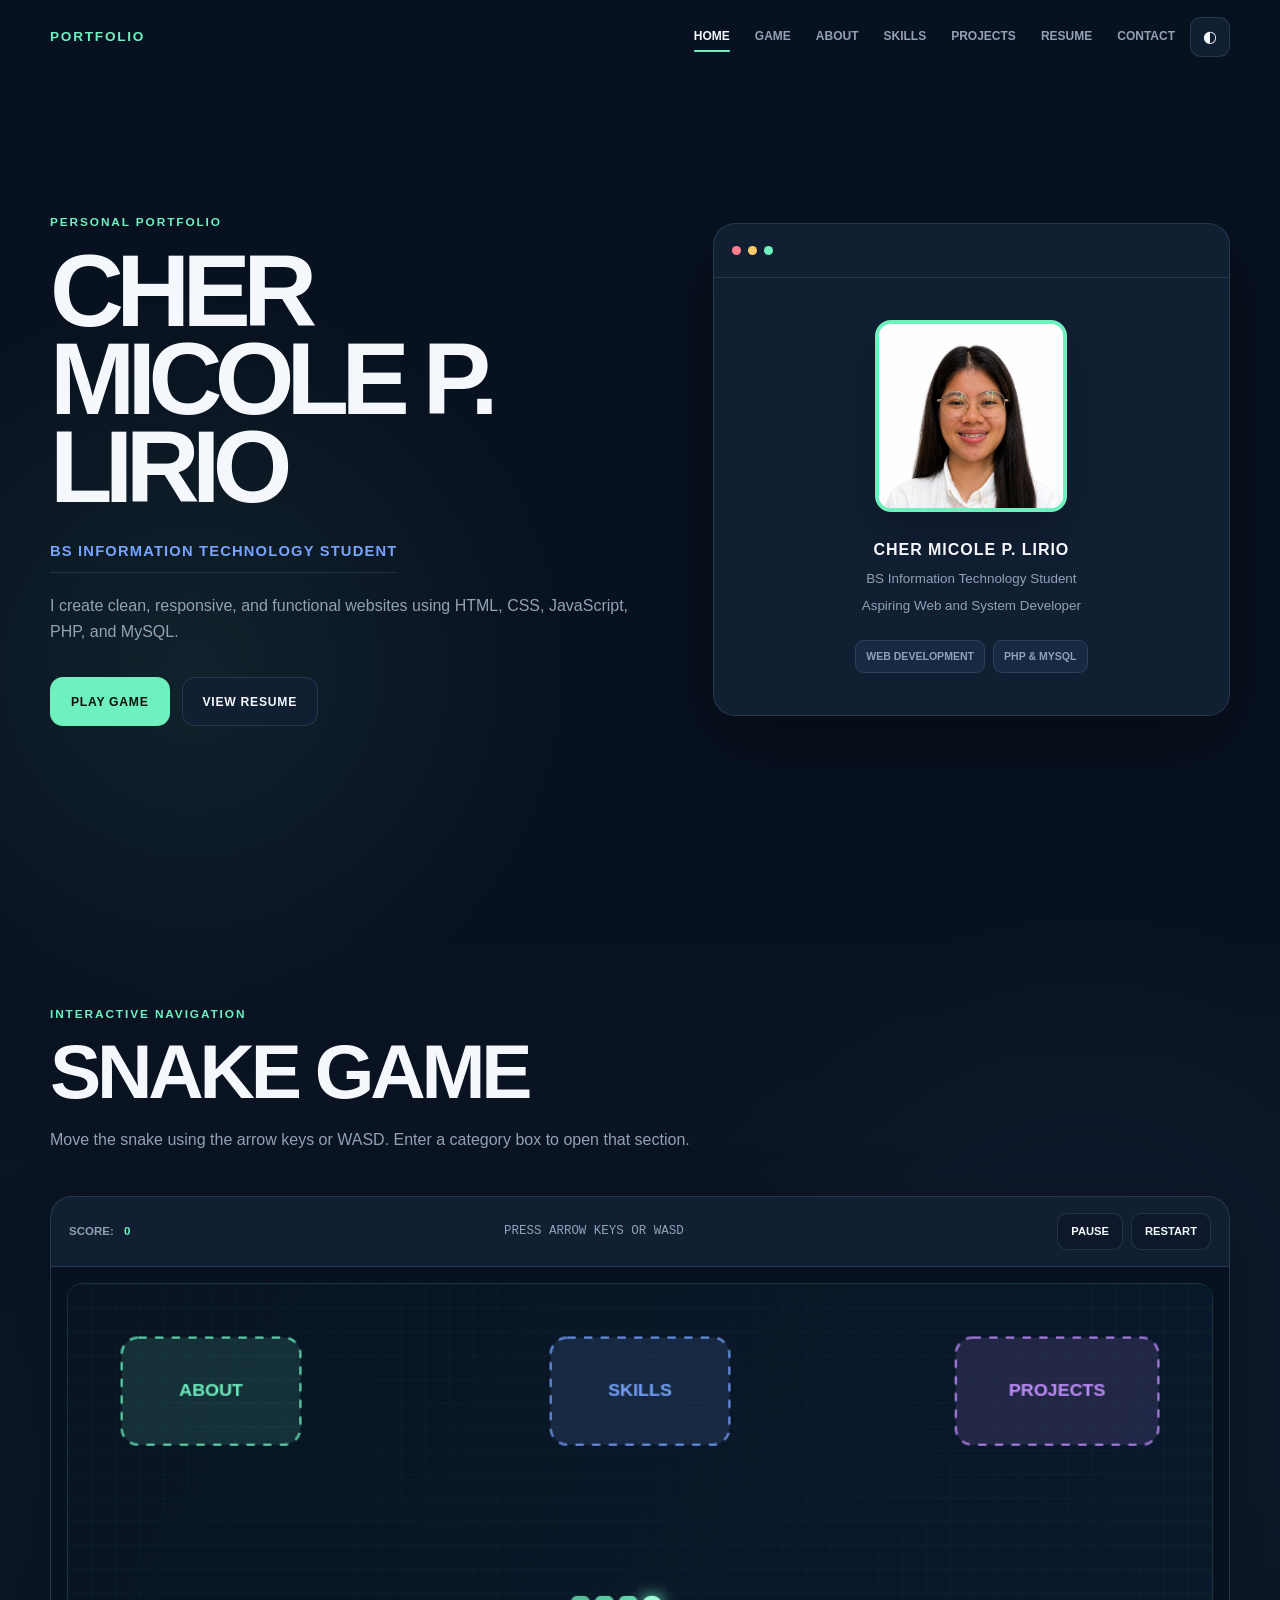
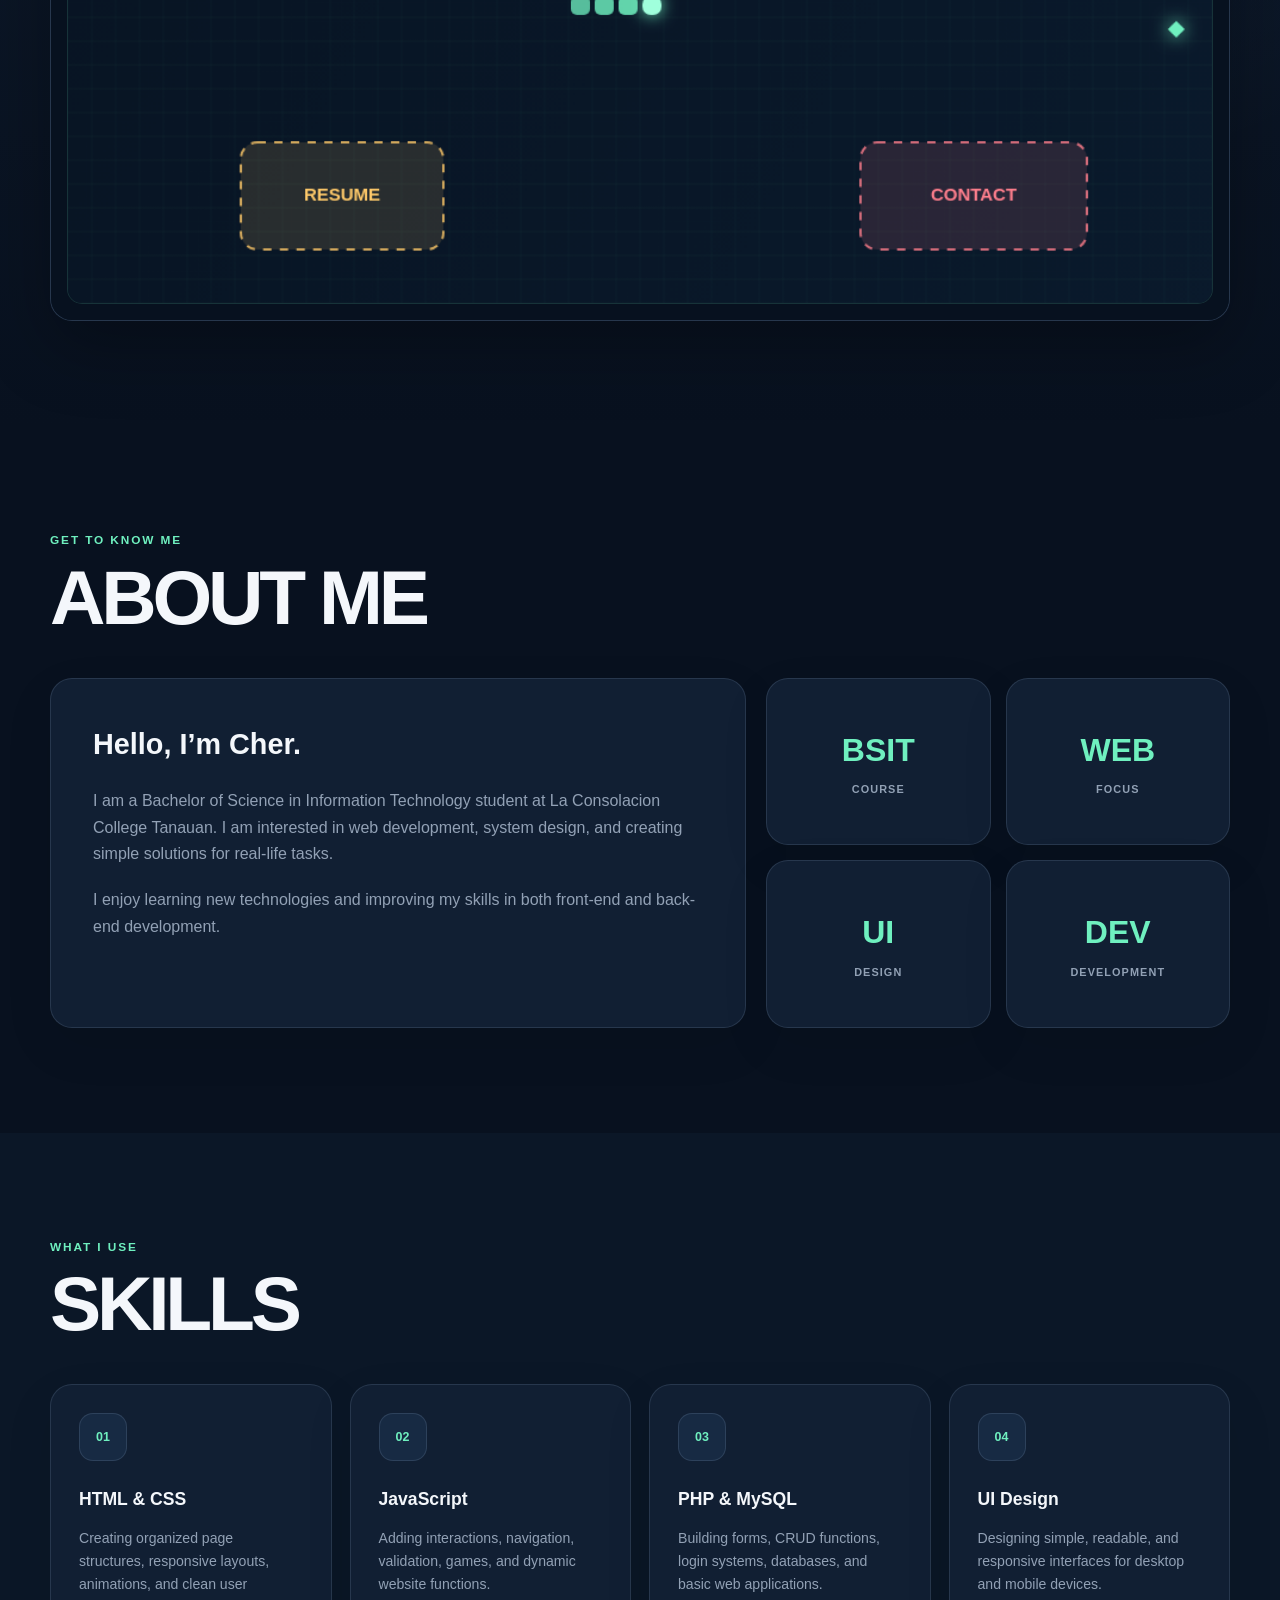
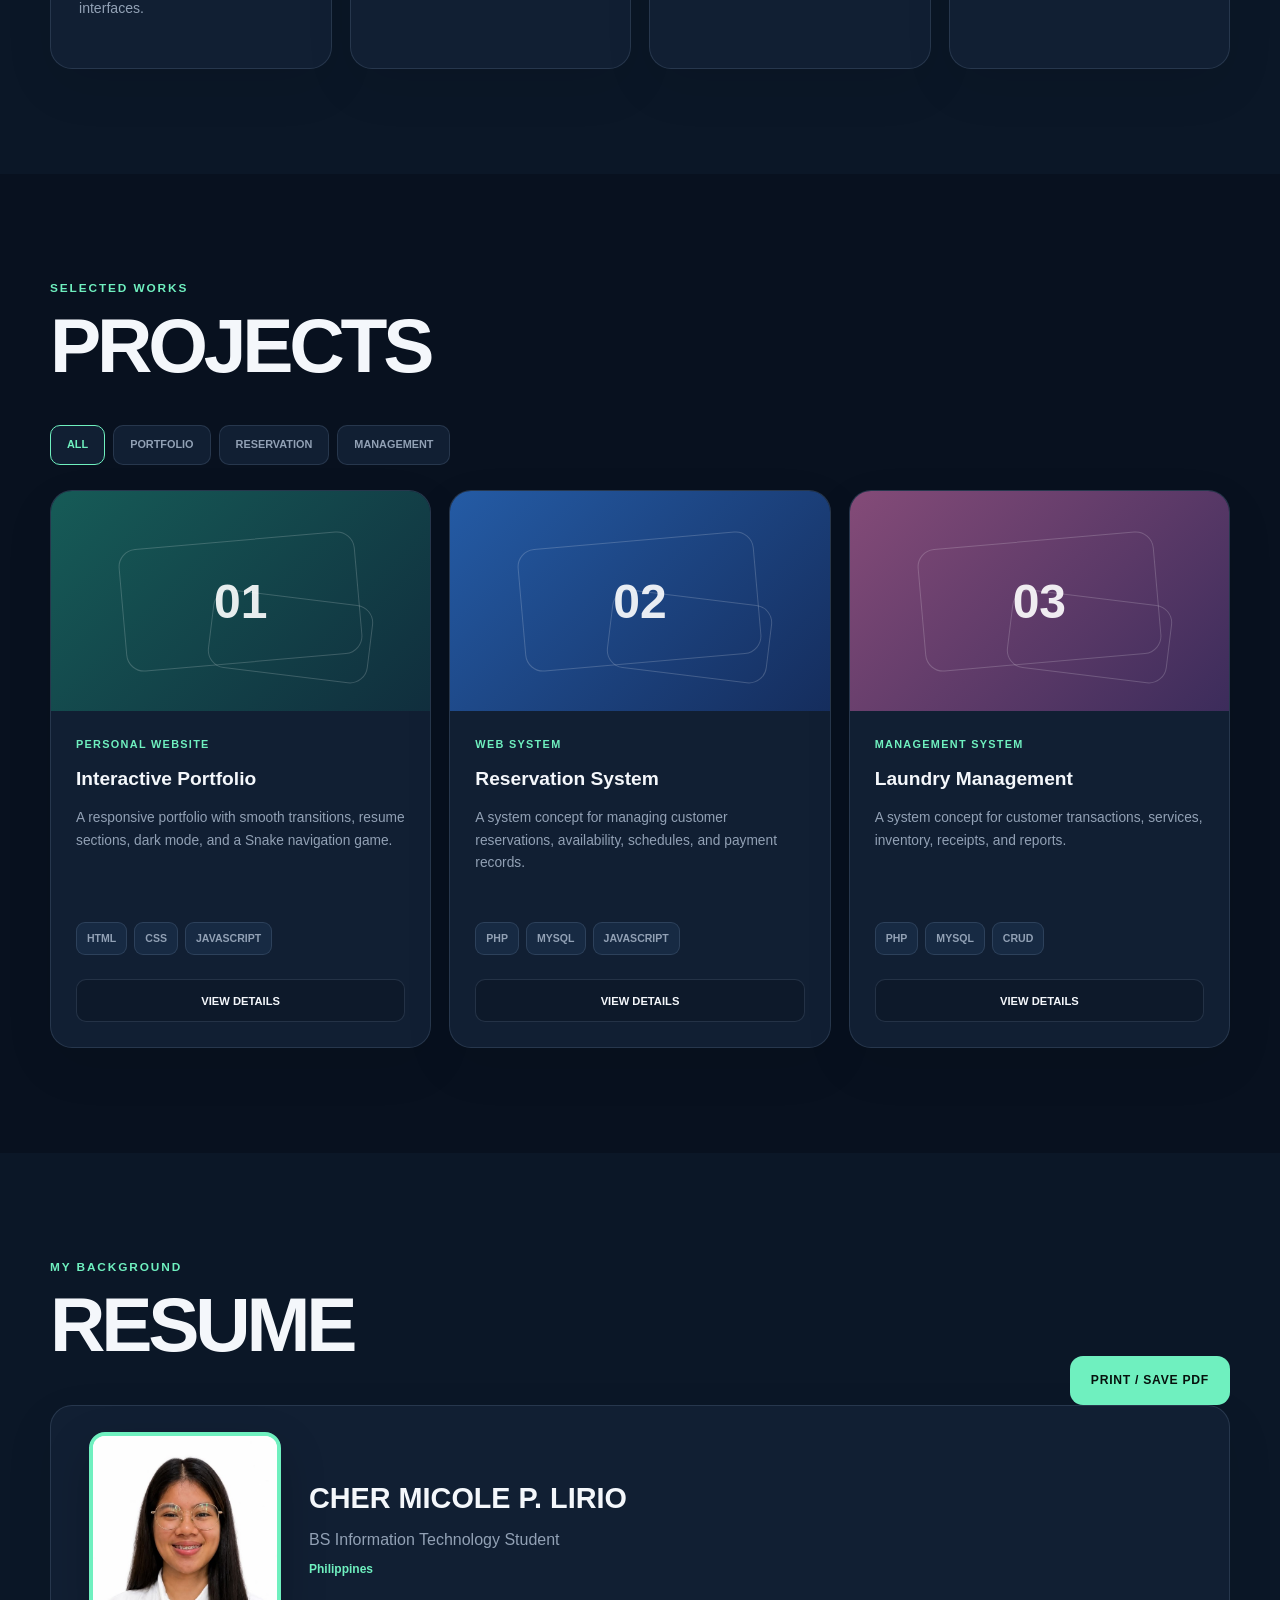
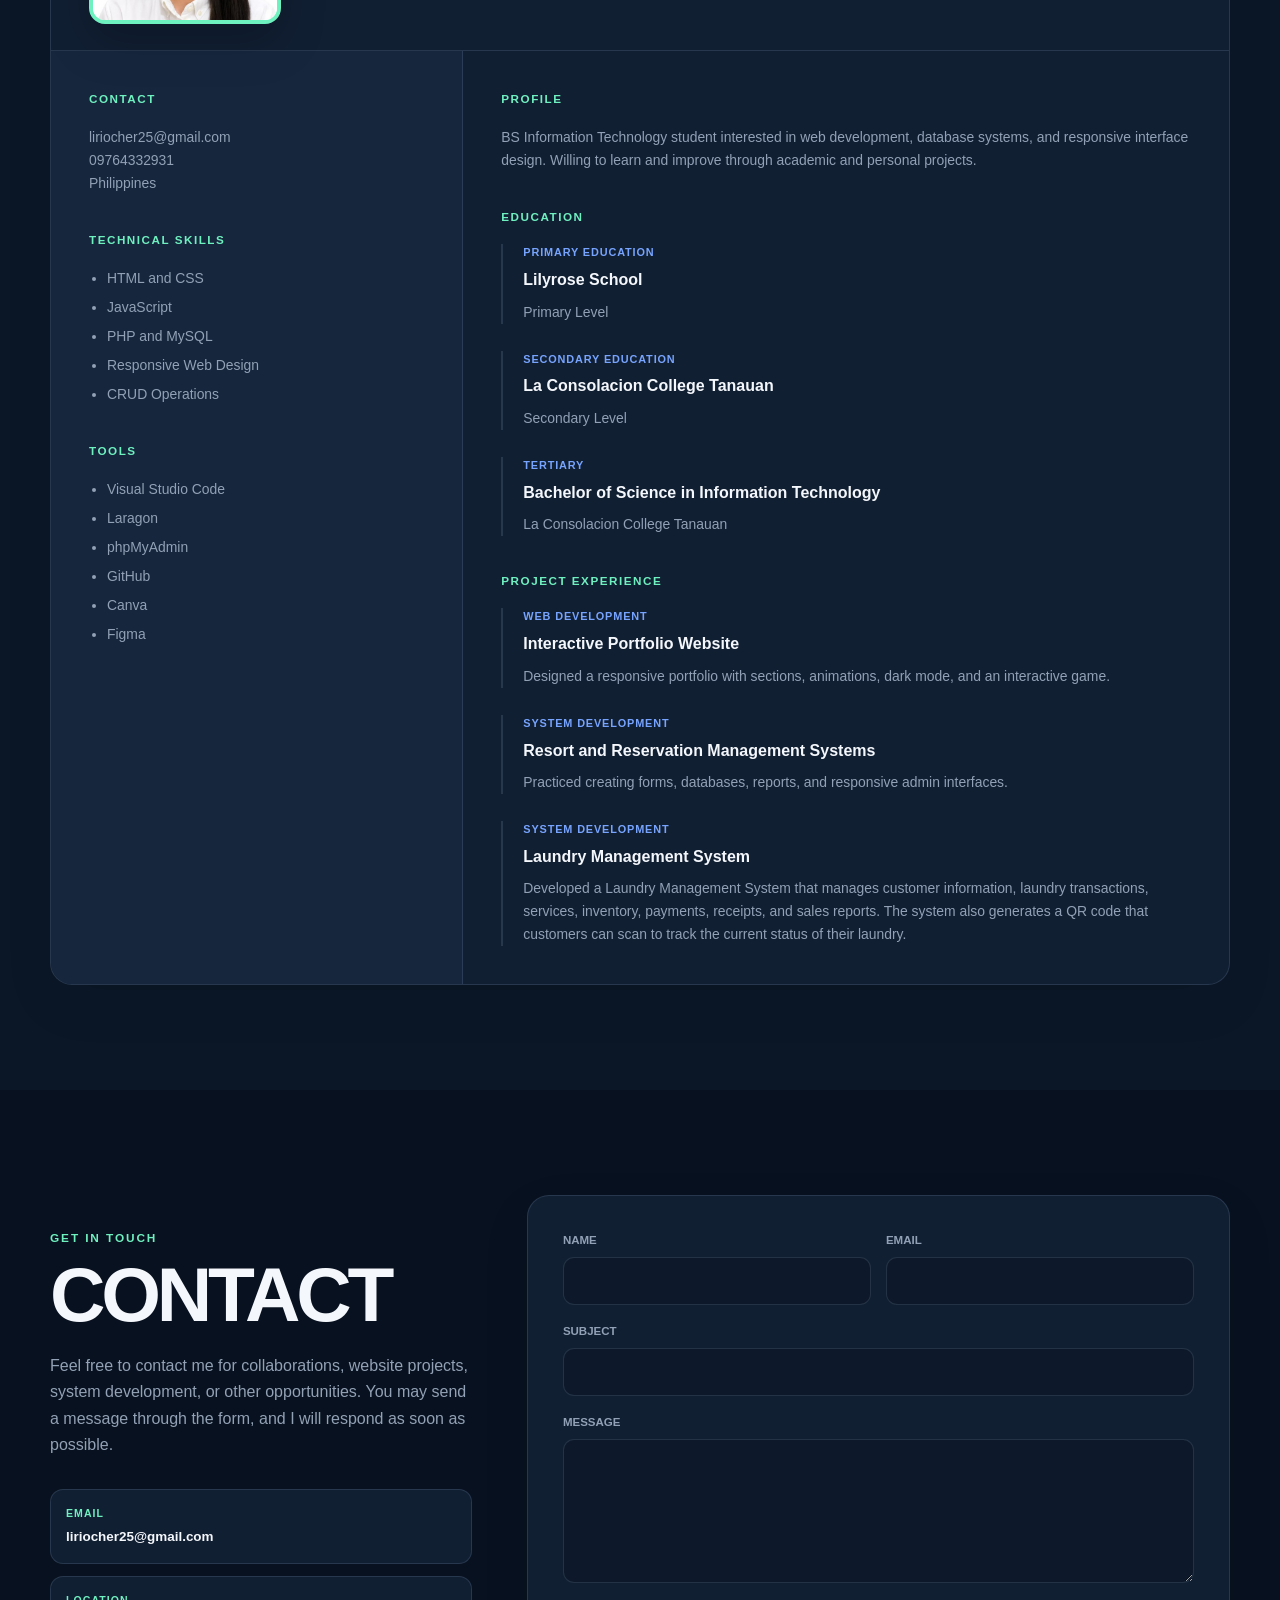
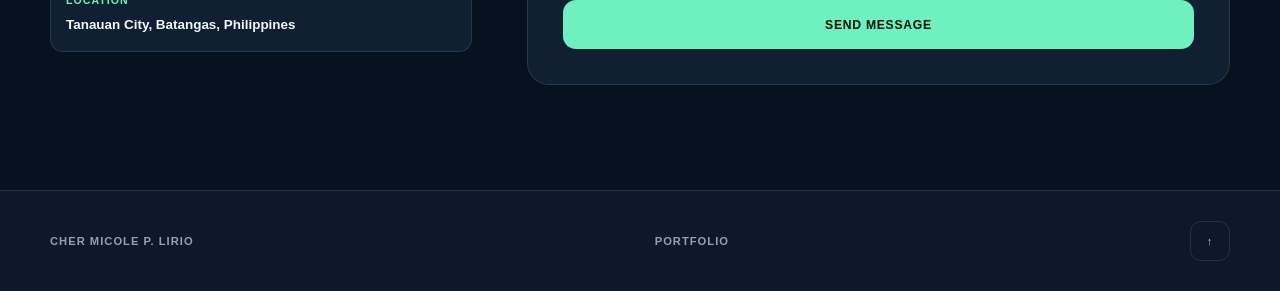
<file: cher_portfolio_laragon_database/index.html>
<!DOCTYPE html>
<html lang="en">
<head>
    <meta charset="UTF-8">
    <meta name="viewport" content="width=device-width, initial-scale=1.0">
    <meta name="description" content="Portfolio of Cher Micole P. Lirio, BS Information Technology student.">
    <title>Cher Micole P. Lirio | Portfolio</title>

    <link rel="stylesheet" href="style.css">
    <script src="script.js" defer></script>

    <style>
        /* =====================================================
           RESUME PREVIEW MODAL AND ONE-PAGE PDF PRINTING
           Added without removing the user's existing design.
           ===================================================== */

        .resume-pdf-modal {
            position: fixed;
            z-index: 99999;
            inset: 0;
            display: grid;
            padding: 20px;
            place-items: center;
            opacity: 0;
            visibility: hidden;
            pointer-events: none;
            transition: opacity 0.25s ease, visibility 0.25s ease;
        }

        .resume-pdf-modal.open {
            opacity: 1;
            visibility: visible;
            pointer-events: auto;
        }

        .resume-pdf-backdrop {
            position: absolute;
            inset: 0;
            background: rgba(2, 8, 15, 0.86);
            backdrop-filter: blur(12px);
        }

        .resume-pdf-dialog {
            position: relative;
            z-index: 1;
            display: grid;
            width: min(1180px, 100%);
            max-height: calc(100vh - 40px);
            overflow: hidden;
            border: 1px solid var(--border, rgba(165, 193, 224, 0.15));
            border-radius: 24px;
            background: var(--background-two, #0d192a);
            box-shadow: 0 30px 90px rgba(0, 0, 0, 0.42);
            grid-template-rows: auto 1fr;
        }

        .resume-pdf-toolbar {
            display: flex;
            align-items: center;
            justify-content: space-between;
            gap: 24px;
            padding: 20px 22px;
            border-bottom: 1px solid var(--border, rgba(165, 193, 224, 0.15));
            background: var(--card, #111f33);
        }

        .resume-pdf-toolbar h2 {
            margin: 4px 0 0;
            font-size: 1.35rem;
            letter-spacing: -0.03em;
        }

        .resume-pdf-toolbar-description {
            display: block;
            margin-top: 5px;
            color: var(--muted, #92a1b5);
            font-size: 0.78rem;
        }

        .resume-pdf-actions {
            display: flex;
            flex: 0 0 auto;
            gap: 10px;
        }

        .resume-pdf-actions .button {
            width: auto;
        }

        .resume-pdf-scroll {
            overflow: auto;
            padding: 30px;
            background:
                linear-gradient(rgba(20, 32, 48, 0.06) 1px, transparent 1px),
                linear-gradient(90deg, rgba(20, 32, 48, 0.06) 1px, transparent 1px),
                #cfd4db;
            background-size: 22px 22px;
        }

        .resume-pdf-paper {
            width: min(100%, 210mm);
            min-height: 297mm;
            margin: 0 auto;
            background: #ffffff;
            box-shadow: 0 25px 75px rgba(0, 0, 0, 0.27);
        }

        /* Styled A4 resume inside the modal */
        .resume-pdf-paper .resume-template {
            width: 100%;
            min-height: 297mm;
            overflow: hidden;
            border: 0;
            border-radius: 0;
            background: #ffffff;
            color: #172033;
            box-shadow: none;
        }

        .resume-pdf-paper .resume-template,
        .resume-pdf-paper .resume-template * {
            box-sizing: border-box;
        }

        .resume-pdf-paper .resume-top {
            background:
                linear-gradient(110deg, rgba(19, 132, 95, 0.11), transparent 62%),
                #ffffff;
        }

        .resume-pdf-paper .resume-top h3,
        .resume-pdf-paper .resume-item h5 {
            color: #172033;
        }

        .resume-pdf-paper .resume-top p,
        .resume-pdf-paper .resume-block p,
        .resume-pdf-paper .resume-block li {
            color: #526176;
        }

        .resume-pdf-paper .resume-top span,
        .resume-pdf-paper .resume-block h4 {
            color: #117755;
        }

        .resume-pdf-paper .resume-label {
            color: #356ed2 !important;
        }

        .resume-pdf-paper .resume-columns > aside {
            background: #eef4f1;
        }

        .resume-pdf-paper .resume-photo {
            border-color: #15966c;
        }

        @media (max-width: 760px) {
            .resume-pdf-modal {
                padding: 10px;
            }

            .resume-pdf-dialog {
                max-height: calc(100vh - 20px);
                border-radius: 17px;
            }

            .resume-pdf-toolbar {
                align-items: stretch;
                flex-direction: column;
                padding: 17px;
            }

            .resume-pdf-actions {
                display: grid;
                grid-template-columns: 1fr;
            }

            .resume-pdf-actions .button {
                width: 100%;
            }

            .resume-pdf-scroll {
                padding: 12px;
            }

            .resume-pdf-paper {
                width: 210mm;
                transform: scale(0.55);
                transform-origin: top left;
                margin-bottom: calc(-297mm * 0.45);
            }
        }

        /* Chrome/Edge PDF page setup */
        @page {
            size: A4 portrait;
            margin: 0;
        }

        @media print {
            html,
            body {
                width: 210mm !important;
                height: 297mm !important;
                min-height: 297mm !important;
                margin: 0 !important;
                padding: 0 !important;
                overflow: hidden !important;
                background: #ffffff !important;
            }

            body {
                -webkit-print-color-adjust: exact !important;
                print-color-adjust: exact !important;
            }

            /*
             * display:none removes the website from the print layout.
             * This prevents the previous 9 blank pages.
             */
            body > *:not(#resumePdfModal) {
                display: none !important;
            }

            #resumePdfModal,
            #resumePdfModal * {
                visibility: visible !important;
            }

            #resumePdfModal {
                position: static !important;
                display: block !important;
                width: 210mm !important;
                height: 297mm !important;
                margin: 0 !important;
                padding: 0 !important;
                opacity: 1 !important;
                visibility: visible !important;
                pointer-events: auto !important;
                background: #ffffff !important;
            }

            .resume-pdf-backdrop,
            .resume-pdf-toolbar {
                display: none !important;
            }

            .resume-pdf-dialog,
            .resume-pdf-scroll,
            .resume-pdf-paper {
                position: static !important;
                display: block !important;
                width: 210mm !important;
                min-width: 210mm !important;
                max-width: 210mm !important;
                height: 297mm !important;
                min-height: 297mm !important;
                max-height: 297mm !important;
                margin: 0 !important;
                padding: 0 !important;
                overflow: hidden !important;
                border: 0 !important;
                border-radius: 0 !important;
                background: #ffffff !important;
                box-shadow: none !important;
                transform: none !important;
            }

            #resumePdfPaper .resume-template {
                display: block !important;
                width: 210mm !important;
                height: 297mm !important;
                min-height: 297mm !important;
                margin: 0 !important;
                padding: 0 !important;
                overflow: hidden !important;
                border: 0 !important;
                border-radius: 0 !important;
                background: #ffffff !important;
                color: #172033 !important;
                box-shadow: none !important;
                page-break-after: avoid !important;
                page-break-before: avoid !important;
                page-break-inside: avoid !important;
                break-after: avoid-page !important;
                break-before: avoid-page !important;
                break-inside: avoid-page !important;
            }

            #resumePdfPaper .resume-top {
                min-height: 54mm !important;
                gap: 7mm !important;
                padding: 6mm 8mm !important;
                border-bottom: 1px solid #d9e0e7 !important;
                background:
                    linear-gradient(110deg, rgba(19, 132, 95, 0.11), transparent 62%),
                    #ffffff !important;
                page-break-inside: avoid !important;
                break-inside: avoid-page !important;
            }

            #resumePdfPaper .resume-photo {
                width: 2in !important;
                height: 2in !important;
                min-width: 2in !important;
                min-height: 2in !important;
                max-width: 2in !important;
                max-height: 2in !important;
                overflow: hidden !important;
                border: 2px solid #15966c !important;
                border-radius: 4mm !important;
                box-shadow: none !important;
            }

            #resumePdfPaper .resume-photo img {
                display: block !important;
                width: 100% !important;
                height: 100% !important;
                object-fit: cover !important;
                object-position: center !important;
            }

            #resumePdfPaper .resume-top h3 {
                margin: 0 !important;
                color: #172033 !important;
                font-size: 17pt !important;
                line-height: 1.05 !important;
            }

            #resumePdfPaper .resume-top p {
                margin-top: 1.5mm !important;
                color: #526176 !important;
                font-size: 9pt !important;
                line-height: 1.25 !important;
            }

            #resumePdfPaper .resume-top span {
                margin-top: 1.5mm !important;
                color: #117755 !important;
                font-size: 7.5pt !important;
            }

            #resumePdfPaper .resume-columns {
                display: grid !important;
                height: 243mm !important;
                grid-template-columns: 34% 66% !important;
                page-break-inside: avoid !important;
                break-inside: avoid-page !important;
            }

            #resumePdfPaper .resume-columns > aside,
            #resumePdfPaper .resume-main {
                height: 243mm !important;
                padding: 5.5mm !important;
                overflow: hidden !important;
            }

            #resumePdfPaper .resume-columns > aside {
                border-right: 1px solid #d9e0e7 !important;
                background: #eef4f1 !important;
            }

            #resumePdfPaper .resume-block {
                margin: 0 !important;
                page-break-inside: avoid !important;
                break-inside: avoid-page !important;
            }

            #resumePdfPaper .resume-block + .resume-block {
                margin-top: 4.2mm !important;
            }

            #resumePdfPaper .resume-block h4 {
                margin: 0 0 2mm !important;
                color: #117755 !important;
                font-size: 7.4pt !important;
                line-height: 1.1 !important;
                letter-spacing: 0.10em !important;
            }

            #resumePdfPaper .resume-block p,
            #resumePdfPaper .resume-block li {
                color: #526176 !important;
                font-size: 7.4pt !important;
                line-height: 1.28 !important;
            }

            #resumePdfPaper .resume-block ul {
                margin: 0 !important;
                padding-left: 4mm !important;
            }

            #resumePdfPaper .resume-block li + li {
                margin-top: 0.7mm !important;
            }

            #resumePdfPaper .resume-item {
                margin: 0 !important;
                padding-left: 3.5mm !important;
                border-left: 1.5px solid #cfd7df !important;
                page-break-inside: avoid !important;
                break-inside: avoid-page !important;
            }

            #resumePdfPaper .resume-item + .resume-item {
                margin-top: 2.7mm !important;
            }

            #resumePdfPaper .resume-label {
                margin: 0 !important;
                color: #356ed2 !important;
                font-size: 6.6pt !important;
                font-weight: 900 !important;
                line-height: 1.15 !important;
            }

            #resumePdfPaper .resume-item h5 {
                margin: 0.7mm 0 0 !important;
                color: #172033 !important;
                font-size: 8.3pt !important;
                line-height: 1.2 !important;
            }

            #resumePdfPaper .resume-item h5 + p {
                margin-top: 0.7mm !important;
            }
        }
    </style>

</head>
<body>
    <header class="header" id="header">
        <nav class="nav container">
            <a href="#home" class="logo">PORTFOLIO</a>

            <button class="menu-button" id="menuButton" type="button" aria-label="Open menu">
                <span></span>
                <span></span>
                <span></span>
            </button>

            <div class="nav-links" id="navLinks">
                <a href="#home" class="active">HOME</a>
                <a href="#game">GAME</a>
                <a href="#about">ABOUT</a>
                <a href="#skills">SKILLS</a>
                <a href="#projects">PROJECTS</a>
                <a href="#resume">RESUME</a>
                <a href="#contact">CONTACT</a>

                <button class="theme-button" id="themeButton" type="button" aria-label="Change theme">
                    ◐
                </button>
            </div>
        </nav>
    </header>

    <main>
        <section class="hero section" id="home">
            <div class="container hero-grid">
                <div class="hero-content reveal">
                    <p class="small-label">PERSONAL PORTFOLIO</p>

                    <h1>CHER<br> MICOLE P.<br> LIRIO</h1>

                    <p class="hero-title">BS INFORMATION TECHNOLOGY STUDENT</p>

                    <p class="hero-description">
                        I create clean, responsive, and functional websites using
                        HTML, CSS, JavaScript, PHP, and MySQL.
                    </p>

                    <div class="hero-buttons">
                        <a href="#game" class="button primary-button">PLAY GAME</a>
                        <a href="#resume" class="button outline-button">VIEW RESUME</a>
                    </div>
                </div>

                <div class="profile-card reveal">
                    <div class="profile-card-top">
                        <span></span>
                        <span></span>
                        <span></span>
                    </div>

                    <div class="profile-card-body">
                        <div class="profile-photo-frame">
                            <img
                                src="[data-uri]"
                                alt="Cher Micole P. Lirio"
                                class="profile-photo">
                        </div>

                        <div class="profile-card-info">
                            <p class="profile-name">CHER MICOLE P. LIRIO</p>
                            <p>BS Information Technology Student</p>
                            <p>Aspiring Web and System Developer</p>

                            <div class="profile-tags">
                                <span>WEB DEVELOPMENT</span>
                                <span>PHP &amp; MYSQL</span>
                            </div>
                        </div>
                    </div>
                </div>
            </div>
        </section>

        <section class="section game-section" id="game">
            <div class="container">
                <div class="section-heading reveal">
                    <p class="small-label">INTERACTIVE NAVIGATION</p>
                    <h2>SNAKE GAME</h2>
                    <p class="section-description">
                        Move the snake using the arrow keys or WASD. Enter a category
                        box to open that section.
                    </p>
                </div>

                <div class="game-box reveal">
                    <div class="game-top">
                        <div class="score-box">
                            SCORE:
                            <strong id="score">0</strong>
                        </div>

                        <div id="gameMessage">PRESS ARROW KEYS OR WASD</div>

                        <div class="game-actions">
                            <button id="pauseButton" type="button">PAUSE</button>
                            <button id="restartButton" type="button">RESTART</button>
                        </div>
                    </div>

                    <div class="canvas-holder">
                        <canvas id="snakeCanvas" width="960" height="520"></canvas>
                    </div>

                    <div class="mobile-controls">
                        <button data-direction="up" type="button">▲</button>

                        <div>
                            <button data-direction="left" type="button">◀</button>
                            <button id="mobilePause" type="button">●</button>
                            <button data-direction="right" type="button">▶</button>
                        </div>

                        <button data-direction="down" type="button">▼</button>
                    </div>
                </div>
            </div>
        </section>

        <section class="section" id="about">
            <div class="container">
                <div class="section-heading reveal">
                    <p class="small-label">GET TO KNOW ME</p>
                    <h2>ABOUT ME</h2>
                </div>

                <div class="about-layout">
                    <article class="about-card reveal">
                        <h3>Hello, I’m Cher.</h3>

                        <p>
                            I am a Bachelor of Science in Information Technology student
                            at La Consolacion College Tanauan. I am interested in web
                            development, system design, and creating simple solutions for
                            real-life tasks.
                        </p>

                        <p>
                            I enjoy learning new technologies and improving my skills in
                            both front-end and back-end development.
                        </p>
                    </article>

                    <div class="about-grid reveal">
                        <article class="info-card">
                            <strong>BSIT</strong>
                            <span>COURSE</span>
                        </article>

                        <article class="info-card">
                            <strong>WEB</strong>
                            <span>FOCUS</span>
                        </article>

                        <article class="info-card">
                            <strong>UI</strong>
                            <span>DESIGN</span>
                        </article>

                        <article class="info-card">
                            <strong>DEV</strong>
                            <span>DEVELOPMENT</span>
                        </article>
                    </div>
                </div>
            </div>
        </section>

        <section class="section alternate-section" id="skills">
            <div class="container">
                <div class="section-heading reveal">
                    <p class="small-label">WHAT I USE</p>
                    <h2>SKILLS</h2>
                </div>

                <div class="skills-grid">
                    <article class="skill-card reveal">
                        <div class="skill-number">01</div>
                        <h3>HTML & CSS</h3>
                        <p>
                            Creating organized page structures, responsive layouts,
                            animations, and clean user interfaces.
                        </p>
                    </article>

                    <article class="skill-card reveal">
                        <div class="skill-number">02</div>
                        <h3>JavaScript</h3>
                        <p>
                            Adding interactions, navigation, validation, games,
                            and dynamic website functions.
                        </p>
                    </article>

                    <article class="skill-card reveal">
                        <div class="skill-number">03</div>
                        <h3>PHP & MySQL</h3>
                        <p>
                            Building forms, CRUD functions, login systems,
                            databases, and basic web applications.
                        </p>
                    </article>

                    <article class="skill-card reveal">
                        <div class="skill-number">04</div>
                        <h3>UI Design</h3>
                        <p>
                            Designing simple, readable, and responsive interfaces
                            for desktop and mobile devices.
                        </p>
                    </article>
                </div>
            </div>
        </section>

        <section class="section" id="projects">
            <div class="container">
                <div class="section-heading reveal">
                    <p class="small-label">SELECTED WORKS</p>
                    <h2>PROJECTS</h2>
                </div>

                <div class="project-filters reveal">
                    <button class="filter active" data-filter="all" type="button">ALL</button>
                    <button class="filter" data-filter="one" type="button">PORTFOLIO</button>
                    <button class="filter" data-filter="two" type="button">RESERVATION</button>
                    <button class="filter" data-filter="three" type="button">MANAGEMENT</button>
                </div>

                <div class="project-grid">
                    <article class="project-card reveal" data-category="one">
                        <div class="project-image project-one">
                            <span>01</span>
                        </div>

                        <div class="project-body">
                            <p class="project-type">PERSONAL WEBSITE</p>
                            <h3>Interactive Portfolio</h3>
                            <p>
                                A responsive portfolio with smooth transitions,
                                resume sections, dark mode, and a Snake navigation game.
                            </p>

                            <div class="project-tools">
                                <span>HTML</span>
                                <span>CSS</span>
                                <span>JAVASCRIPT</span>
                            </div>

                            <button class="project-open" data-project="1" type="button">
                                VIEW DETAILS
                            </button>
                        </div>
                    </article>

                    <article class="project-card reveal" data-category="two">
                        <div class="project-image project-two">
                            <span>02</span>
                        </div>

                        <div class="project-body">
                            <p class="project-type">WEB SYSTEM</p>
                            <h3>Reservation System</h3>
                            <p>
                                A system concept for managing customer reservations,
                                availability, schedules, and payment records.
                            </p>

                            <div class="project-tools">
                                <span>PHP</span>
                                <span>MYSQL</span>
                                <span>JAVASCRIPT</span>
                            </div>

                            <button class="project-open" data-project="2" type="button">
                                VIEW DETAILS
                            </button>
                        </div>
                    </article>

                    <article class="project-card reveal" data-category="three">
                        <div class="project-image project-three">
                            <span>03</span>
                        </div>

                        <div class="project-body">
                            <p class="project-type">MANAGEMENT SYSTEM</p>
                            <h3>Laundry Management</h3>
                            <p>
                                A system concept for customer transactions,
                                services, inventory, receipts, and reports.
                            </p>

                            <div class="project-tools">
                                <span>PHP</span>
                                <span>MYSQL</span>
                                <span>CRUD</span>
                            </div>

                            <button class="project-open" data-project="3" type="button">
                                VIEW DETAILS
                            </button>
                        </div>
                    </article>
                </div>
            </div>
        </section>

        <section class="section alternate-section" id="resume">
            <div class="container">
                <div class="resume-heading reveal">
                    <div class="section-heading">
                        <p class="small-label">MY BACKGROUND</p>
                        <h2>RESUME</h2>
                    </div>

                    <button class="button primary-button" id="printResume" type="button">
                        PRINT / SAVE PDF
                    </button>
                </div>

                <article class="resume-template reveal" id="resumeTemplate">
                    <div class="resume-top">
                        <div class="resume-photo">
                            <img
                                src="[data-uri]"
                                alt="Cher Micole P. Lirio">
                        </div>

                        <div>
                            <h3>CHER MICOLE P. LIRIO</h3>
                            <p>BS Information Technology Student</p>
                            <span>Philippines</span>
                        </div>
                    </div>

                    <div class="resume-columns">
                        <aside>
                            <div class="resume-block">
                                <h4>CONTACT</h4>
                                <p>liriocher25@gmail.com</p>
                                <p>09764332931</p>
                                <p>Philippines</p>
                            </div>

                            <div class="resume-block">
                                <h4>TECHNICAL SKILLS</h4>
                                <ul>
                                    <li>HTML and CSS</li>
                                    <li>JavaScript</li>
                                    <li>PHP and MySQL</li>
                                    <li>Responsive Web Design</li>
                                    <li>CRUD Operations</li>
                                </ul>
                            </div>

                            <div class="resume-block">
                                <h4>TOOLS</h4>
                                <ul>
                                    <li>Visual Studio Code</li>
                                    <li>Laragon</li>
                                    <li>phpMyAdmin</li>
                                    <li>GitHub</li>
                                    <li>Canva</li>
                                    <li>Figma</li>
                                </ul>
                            </div>
                        </aside>

                        <div class="resume-main">
                            <div class="resume-block">
                                <h4>PROFILE</h4>
                                <p>
                                    BS Information Technology student interested in
                                    web development, database systems, and responsive
                                    interface design. Willing to learn and improve through
                                    academic and personal projects.
                                </p>
                            </div>

                            <div class="resume-block">
                                <h4>EDUCATION</h4>

                                <div class="resume-item">
                                    <p class="resume-label">PRIMARY EDUCATION</p>
                                    <h5>Lilyrose School</h5>
                                    <p>Primary Level</p>
                                </div>

                                <div class="resume-item">
                                    <p class="resume-label">SECONDARY EDUCATION</p>
                                    <h5>La Consolacion College Tanauan</h5>
                                    <p>Secondary Level</p>
                                </div>

                                <div class="resume-item">
                                    <p class="resume-label">TERTIARY</p>
                                    <h5>Bachelor of Science in Information Technology</h5>
                                    <p>La Consolacion College Tanauan</p>
                                </div>

                                
                            </div>

                            <div class="resume-block">
                                <h4>PROJECT EXPERIENCE</h4>

                                <div class="resume-item">
                                    <p class="resume-label">WEB DEVELOPMENT</p>
                                    <h5>Interactive Portfolio Website</h5>
                                    <p>
                                        Designed a responsive portfolio with sections,
                                        animations, dark mode, and an interactive game.
                                    </p>
                                </div>

                                <div class="resume-item">
                                    <p class="resume-label">SYSTEM DEVELOPMENT</p>
                                    <h5>Resort and Reservation Management Systems</h5>
                                    <p>
                                        Practiced creating forms, databases,
                                        reports, and responsive admin interfaces.
                                    </p>
                                </div>

                                <div class="resume-item">
                                    <p class="resume-label">SYSTEM DEVELOPMENT</p>
                                    <h5>Laundry Management System</h5>
                                    <p>
                                        Developed a Laundry Management System that manages
                                        customer information, laundry transactions, services,
                                        inventory, payments, receipts, and sales reports. The
                                        system also generates a QR code that customers can scan
                                        to track the current status of their laundry.
                                    </p>
                                </div>
                            </div>
                        </div>
                    </div>
                </article>
            </div>
        </section>

        <section class="section" id="contact">
            <div class="container contact-layout">
                <div class="contact-information reveal">
                    <p class="small-label">GET IN TOUCH</p>
                    <h2>CONTACT</h2>

                    <p>
                        Feel free to contact me for collaborations, website projects, system development, or other opportunities. 
                        You may send a message through the form, and I will respond as soon as possible.
                    </p>

                    <div class="contact-details">
                        <div>
                            <span>EMAIL</span>
                            <strong>liriocher25@gmail.com</strong>
                        </div>

                        <div>
                            <span>LOCATION</span>
                            <strong>Tanauan City, Batangas, Philippines</strong>
                        </div>
                    </div>
                </div>

                <form
                    class="contact-form reveal"
                    id="contactForm">

                    <div class="form-row">
                        <label>
                            NAME
                            <input
                                type="text"
                                id="contactName"
                                name="name"
                                maxlength="120"
                                autocomplete="name"
                                required>
                        </label>

                        <label>
                            EMAIL
                            <input
                                type="email"
                                id="contactEmail"
                                name="email"
                                maxlength="190"
                                autocomplete="email"
                                required>
                        </label>
                    </div>

                    <label>
                        SUBJECT
                        <input
                            type="text"
                            id="contactSubject"
                            name="subject"
                            maxlength="190"
                            required>
                    </label>

                    <label>
                        MESSAGE
                        <textarea
                            id="contactMessage"
                            name="message"
                            rows="6"
                            maxlength="5000"
                            required></textarea>
                    </label>

                    <button
                        class="button primary-button"
                        id="contactSubmitButton"
                        type="submit">
                        SEND MESSAGE
                    </button>
                </form>
            </div>
        </section>
    </main>

    <footer class="footer">
        <div class="container footer-content">
            <span>CHER MICOLE P. LIRIO</span>
            <span>PORTFOLIO</span>
            <a href="#home">↑</a>
        </div>
    </footer>


    <div class="resume-pdf-modal" id="resumePdfModal" aria-hidden="true">
        <div class="resume-pdf-backdrop" data-close-resume-pdf></div>

        <section class="resume-pdf-dialog"
                 role="dialog"
                 aria-modal="true"
                 aria-labelledby="resumePdfTitle">

            <div class="resume-pdf-toolbar">
                <div>
                    <p class="small-label">RESUME PREVIEW</p>
                    <h2 id="resumePdfTitle">CHER MICOLE P. LIRIO</h2>
                    <span class="resume-pdf-toolbar-description">
                        Review your styled A4 resume before printing or saving it as PDF.
                    </span>
                </div>

                <div class="resume-pdf-actions">
                    <button class="button primary-button"
                            id="confirmResumePdf"
                            type="button">
                        PRINT / SAVE PDF
                    </button>

                    <button class="button outline-button"
                            data-close-resume-pdf
                            type="button">
                        CLOSE
                    </button>
                </div>
            </div>

            <div class="resume-pdf-scroll">
                <div class="resume-pdf-paper" id="resumePdfPaper"></div>
            </div>
        </section>
    </div>

    <div class="modal" id="projectModal" aria-hidden="true">
        <div class="modal-background" data-close-modal></div>

        <article class="modal-card">
            <button class="modal-close" data-close-modal type="button">×</button>

            <p class="small-label" id="modalLabel">PROJECT</p>
            <h2 id="modalTitle">PROJECT TITLE</h2>
            <p id="modalDescription"></p>

            <div class="modal-tools" id="modalTools"></div>
        </article>
    </div>

    <div class="toast" id="toast">READY</div>

    <script>
        /* GitHub Pages contact form: opens the visitor's email app. */
        document.addEventListener("submit", function (event) {
            const form = event.target;

            if (!form.matches("#contactForm")) {
                return;
            }

            event.preventDefault();
            event.stopPropagation();
            event.stopImmediatePropagation();

            const name = document.getElementById("contactName").value.trim();
            const email = document.getElementById("contactEmail").value.trim();
            const subject = document.getElementById("contactSubject").value.trim();
            const message = document.getElementById("contactMessage").value.trim();

            const emailSubject = subject || "Portfolio Inquiry";
            const emailBody = [
                "Name: " + name,
                "Email: " + email,
                "",
                message
            ].join("\n");

            const mailtoUrl =
                "mailto:liriocher25@gmail.com" +
                "?subject=" + encodeURIComponent(emailSubject) +
                "&body=" + encodeURIComponent(emailBody);

            const toast = document.getElementById("toast");
            if (toast) {
                toast.textContent = "OPENING YOUR EMAIL APP";
                toast.classList.add("show");
                window.setTimeout(function () {
                    toast.classList.remove("show");
                }, 2500);
            }

            window.location.href = mailtoUrl;
        }, true);
    </script>

    <script>
        document.addEventListener("DOMContentLoaded", function () {
            const originalPrintButton = document.getElementById("printResume");
            const resumeSource = document.getElementById("resumeTemplate");
            const resumeModal = document.getElementById("resumePdfModal");
            const resumePaper = document.getElementById("resumePdfPaper");
            const confirmPrintButton = document.getElementById("confirmResumePdf");
            const closeButtons = document.querySelectorAll("[data-close-resume-pdf]");

            if (!originalPrintButton || !resumeSource ||
                !resumeModal || !resumePaper || !confirmPrintButton) {
                return;
            }

            function buildResumePreview() {
                const clone = resumeSource.cloneNode(true);

                clone.removeAttribute("id");
                clone.classList.remove("reveal");
                clone.classList.add("resume-print-document");

                resumePaper.innerHTML = "";
                resumePaper.appendChild(clone);
            }

            function openResumeModal() {
                buildResumePreview();

                resumeModal.classList.add("open");
                resumeModal.setAttribute("aria-hidden", "false");
                document.body.classList.add("modal-open");

                window.setTimeout(function () {
                    confirmPrintButton.focus();
                }, 50);
            }

            function closeResumeModal() {
                resumeModal.classList.remove("open");
                resumeModal.setAttribute("aria-hidden", "true");
                document.body.classList.remove("modal-open");
            }

            /*
             * Capture mode runs before the old script.js click handler.
             * It prevents window.print() from opening before the modal.
             */
            originalPrintButton.addEventListener(
                "click",
                function (event) {
                    event.preventDefault();
                    event.stopPropagation();
                    event.stopImmediatePropagation();
                    openResumeModal();
                },
                true
            );

            confirmPrintButton.addEventListener("click", function () {
                buildResumePreview();

                window.requestAnimationFrame(function () {
                    window.print();
                });
            });

            closeButtons.forEach(function (button) {
                button.addEventListener("click", closeResumeModal);
            });

            document.addEventListener("keydown", function (event) {
                if (event.key === "Escape" &&
                    resumeModal.classList.contains("open")) {
                    closeResumeModal();
                }
            });

            window.addEventListener("beforeprint", buildResumePreview);

            window.addEventListener("afterprint", function () {
                /*
                 * Keep the modal open so the user can review again
                 * or save another PDF copy.
                 */
            });
        });
    </script>

</body>
</html>
</file>
<file: cher_portfolio_laragon_database/style.css>
/* ======================================================
   CHER MICOLE P. LIRIO - PORTFOLIO
   ====================================================== */

:root {
    --background: #08111f;
    --background-two: #0d192a;
    --card: #111f33;
    --card-light: #172a43;
    --text: #f4f7fb;
    --muted: #92a1b5;
    --primary: #6ff0bf;
    --secondary: #77a4ff;
    --purple: #c38dff;
    --yellow: #ffca6a;
    --pink: #ff7f8d;
    --border: rgba(165, 193, 224, 0.15);
    --shadow: 0 25px 70px rgba(0, 0, 0, 0.28);
    --radius: 22px;
    --container: 1180px;
    --header-height: 74px;
}

body.light-mode {
    --background: #f4f7fb;
    --background-two: #e9eff7;
    --card: #ffffff;
    --card-light: #eef3f9;
    --text: #122033;
    --muted: #66778d;
    --primary: #13845f;
    --secondary: #356ed2;
    --purple: #7544bc;
    --yellow: #996700;
    --pink: #c64b59;
    --border: rgba(30, 62, 95, 0.14);
    --shadow: 0 25px 70px rgba(34, 55, 80, 0.13);
}

* {
    box-sizing: border-box;
    margin: 0;
    padding: 0;
}

html {
    scroll-behavior: smooth;
    scroll-padding-top: calc(var(--header-height) + 20px);
}

body {
    min-height: 100vh;
    overflow-x: hidden;
    background:
        radial-gradient(circle at 15% 10%, rgba(111, 240, 191, 0.08), transparent 24rem),
        radial-gradient(circle at 85% 20%, rgba(119, 164, 255, 0.08), transparent 27rem),
        var(--background);
    color: var(--text);
    font-family: Arial, Helvetica, sans-serif;
    line-height: 1.65;
    transition: background 0.25s ease, color 0.25s ease;
}

body.menu-open,
body.modal-open {
    overflow: hidden;
}

button,
input,
textarea {
    font: inherit;
}

button,
a {
    -webkit-tap-highlight-color: transparent;
}

a {
    color: inherit;
    text-decoration: none;
}

button {
    color: inherit;
}

img,
canvas {
    display: block;
    max-width: 100%;
}

.container {
    width: min(calc(100% - 40px), var(--container));
    margin: 0 auto;
}

.section {
    position: relative;
    padding: 105px 0;
}

.alternate-section {
    background: color-mix(in srgb, var(--background-two) 72%, transparent);
}

.small-label {
    color: var(--primary);
    font-size: 0.74rem;
    font-weight: 900;
    letter-spacing: 0.16em;
}

.section-heading {
    max-width: 760px;
    margin-bottom: 42px;
}

.section-heading h2,
.contact-information h2 {
    margin-top: 8px;
    font-size: clamp(2.4rem, 6vw, 4.8rem);
    line-height: 1;
    letter-spacing: -0.055em;
}

.section-description {
    margin-top: 18px;
    color: var(--muted);
}

.reveal {
    opacity: 0;
    transform: translateY(25px);
    transition: opacity 0.7s ease, transform 0.7s ease;
}

.reveal.visible {
    opacity: 1;
    transform: none;
}

/* HEADER */
.header {
    position: fixed;
    z-index: 1000;
    top: 0;
    width: 100%;
    border-bottom: 1px solid transparent;
    transition: 0.25s ease;
}

.header.scrolled {
    border-color: var(--border);
    background: color-mix(in srgb, var(--background) 80%, transparent);
    backdrop-filter: blur(18px);
}

.nav {
    display: flex;
    min-height: var(--header-height);
    align-items: center;
    justify-content: space-between;
    gap: 25px;
}

.logo {
    color: var(--primary);
    font-size: 0.85rem;
    font-weight: 900;
    letter-spacing: 0.13em;
}

.nav-links {
    display: flex;
    align-items: center;
    gap: 5px;
}

.nav-links a {
    position: relative;
    padding: 10px;
    color: var(--muted);
    font-size: 0.75rem;
    font-weight: 800;
    transition: 0.2s ease;
}

.nav-links a:hover,
.nav-links a.active {
    color: var(--text);
}

.nav-links a::after {
    position: absolute;
    right: 10px;
    bottom: 5px;
    left: 10px;
    height: 2px;
    border-radius: 20px;
    background: var(--primary);
    content: "";
    transform: scaleX(0);
    transition: 0.2s ease;
}

.nav-links a:hover::after,
.nav-links a.active::after {
    transform: scaleX(1);
}

.theme-button,
.menu-button {
    border: 1px solid var(--border);
    background: var(--card);
    cursor: pointer;
}

.theme-button {
    display: grid;
    width: 40px;
    height: 40px;
    place-items: center;
    border-radius: 11px;
}

.menu-button {
    display: none;
    width: 44px;
    height: 44px;
    padding: 10px;
    border-radius: 11px;
}

.menu-button span {
    display: block;
    height: 2px;
    margin: 5px 0;
    border-radius: 10px;
    background: var(--text);
    transition: 0.2s ease;
}

.menu-button.active span:nth-child(1) {
    transform: translateY(7px) rotate(45deg);
}

.menu-button.active span:nth-child(2) {
    opacity: 0;
}

.menu-button.active span:nth-child(3) {
    transform: translateY(-7px) rotate(-45deg);
}

/* HERO */
.hero {
    display: grid;
    min-height: 100vh;
    padding-top: calc(var(--header-height) + 70px);
    place-items: center;
}

.hero-grid {
    display: grid;
    align-items: center;
    grid-template-columns: 1fr 0.88fr;
    gap: 75px;
}

.hero h1 {
    margin-top: 15px;
    font-size: clamp(4rem, 8vw, 7.8rem);
    line-height: 0.86;
    letter-spacing: -0.075em;
}

.hero-title {
    display: inline-block;
    margin-top: 28px;
    padding-bottom: 8px;
    border-bottom: 1px solid var(--border);
    color: var(--secondary);
    font-size: 0.92rem;
    font-weight: 900;
    letter-spacing: 0.08em;
}

.hero-description {
    max-width: 620px;
    margin-top: 20px;
    color: var(--muted);
    font-size: 1rem;
}

.hero-buttons {
    display: flex;
    flex-wrap: wrap;
    gap: 12px;
    margin-top: 32px;
}

.button {
    display: inline-flex;
    min-height: 49px;
    align-items: center;
    justify-content: center;
    padding: 0 20px;
    border: 1px solid transparent;
    border-radius: 13px;
    font-size: 0.76rem;
    font-weight: 900;
    letter-spacing: 0.06em;
    cursor: pointer;
    transition: 0.22s ease;
}

.button:hover {
    transform: translateY(-3px);
}

.primary-button {
    background: var(--primary);
    color: #06110d;
}

.outline-button {
    border-color: var(--border);
    background: var(--card);
    color: var(--text);
}

/* PROFILE CARD AND EXACT 2X2 PHOTO */
.profile-card {
    overflow: hidden;
    border: 1px solid var(--border);
    border-radius: var(--radius);
    background: var(--card);
    box-shadow: var(--shadow);
    transform: rotate(2deg);
    transition: 0.35s ease;
}

.profile-card:hover {
    transform: rotate(0) translateY(-6px);
}

.profile-card-top {
    display: flex;
    min-height: 54px;
    align-items: center;
    gap: 7px;
    padding: 0 18px;
    border-bottom: 1px solid var(--border);
}

.profile-card-top span {
    width: 9px;
    height: 9px;
    border-radius: 50%;
    background: var(--pink);
}

.profile-card-top span:nth-child(2) {
    background: var(--yellow);
}

.profile-card-top span:nth-child(3) {
    background: var(--primary);
}

.profile-card-body {
    display: grid;
    min-height: 430px;
    place-content: center;
    padding: 42px;
    text-align: center;
}

.profile-photo-frame,
.resume-photo {
    width: 2in;
    height: 2in;
    overflow: hidden;
    border: 4px solid var(--primary);
    border-radius: 16px;
    background: #ffffff;
    box-shadow: 0 18px 45px rgba(0, 0, 0, 0.22);
}

.profile-photo-frame {
    margin: 0 auto;
}

.profile-photo,
.resume-photo img {
    width: 100%;
    height: 100%;
    object-fit: cover;
    object-position: center;
}

.profile-card-info {
    margin-top: 25px;
}

.profile-name {
    color: var(--text) !important;
    font-size: 1rem !important;
    font-weight: 900;
    letter-spacing: 0.06em;
}

.profile-card-info p {
    color: var(--muted);
    font-size: 0.84rem;
}

.profile-card-info p + p {
    margin-top: 5px;
}

.profile-tags {
    display: flex;
    flex-wrap: wrap;
    justify-content: center;
    gap: 8px;
    margin-top: 22px;
}

.profile-tags span,
.project-tools span,
.modal-tools span {
    padding: 7px 10px;
    border: 1px solid var(--border);
    border-radius: 9px;
    background: var(--card-light);
    color: var(--muted);
    font-size: 0.66rem;
    font-weight: 800;
}

/* GAME */
.game-section {
    background: linear-gradient(
        180deg,
        transparent,
        color-mix(in srgb, var(--background-two) 70%, transparent),
        transparent
    );
}

.game-box {
    overflow: hidden;
    border: 1px solid var(--border);
    border-radius: var(--radius);
    background: var(--card);
    box-shadow: var(--shadow);
}

.game-top {
    display: grid;
    min-height: 70px;
    align-items: center;
    padding: 13px 18px;
    border-bottom: 1px solid var(--border);
    grid-template-columns: auto 1fr auto;
    gap: 20px;
}

.score-box {
    color: var(--muted);
    font-size: 0.72rem;
    font-weight: 800;
}

.score-box strong {
    margin-left: 7px;
    color: var(--primary);
}

#gameMessage {
    overflow: hidden;
    color: var(--muted);
    font-family: monospace;
    font-size: 0.78rem;
    text-align: center;
    text-overflow: ellipsis;
    white-space: nowrap;
}

.game-actions {
    display: flex;
    gap: 8px;
}

.game-actions button,
.mobile-controls button {
    border: 1px solid var(--border);
    border-radius: 10px;
    background: var(--background-two);
    color: var(--text);
    cursor: pointer;
}

.game-actions button {
    min-height: 37px;
    padding: 0 13px;
    font-size: 0.7rem;
    font-weight: 800;
}

.canvas-holder {
    overflow: auto;
    padding: 16px;
    background: #07111f;
}

#snakeCanvas {
    width: 100%;
    min-width: 660px;
    border: 1px solid rgba(111, 240, 191, 0.14);
    border-radius: 15px;
    background: #081423;
}

.mobile-controls {
    display: none;
    padding: 20px;
    text-align: center;
}

.mobile-controls > button,
.mobile-controls div button {
    width: 52px;
    height: 45px;
    margin: 3px;
}

/* ABOUT */
.about-layout {
    display: grid;
    grid-template-columns: 1.2fr 0.8fr;
    gap: 20px;
}

.about-card,
.info-card,
.skill-card,
.project-card,
.resume-template,
.contact-form {
    border: 1px solid var(--border);
    border-radius: var(--radius);
    background: var(--card);
    box-shadow: 0 18px 50px rgba(0, 0, 0, 0.08);
}

.about-card {
    min-height: 350px;
    padding: 42px;
}

.about-card h3 {
    font-size: 1.8rem;
}

.about-card p {
    margin-top: 20px;
    color: var(--muted);
}

.about-grid {
    display: grid;
    grid-template-columns: repeat(2, 1fr);
    gap: 15px;
}

.info-card {
    display: grid;
    min-height: 165px;
    place-content: center;
    text-align: center;
}

.info-card strong {
    color: var(--primary);
    font-size: 2rem;
}

.info-card span {
    margin-top: 5px;
    color: var(--muted);
    font-size: 0.68rem;
    font-weight: 800;
    letter-spacing: 0.1em;
}

/* SKILLS */
.skills-grid {
    display: grid;
    grid-template-columns: repeat(4, 1fr);
    gap: 18px;
}

.skill-card {
    min-height: 285px;
    padding: 28px;
    transition: 0.22s ease;
}

.skill-card:hover,
.project-card:hover {
    border-color: color-mix(in srgb, var(--primary) 45%, var(--border));
    transform: translateY(-6px);
}

.skill-number {
    display: grid;
    width: 48px;
    height: 48px;
    place-items: center;
    border: 1px solid var(--border);
    border-radius: 14px;
    background: var(--card-light);
    color: var(--primary);
    font-size: 0.78rem;
    font-weight: 900;
}

.skill-card h3 {
    margin-top: 24px;
    font-size: 1.1rem;
}

.skill-card p {
    margin-top: 13px;
    color: var(--muted);
    font-size: 0.88rem;
}

/* PROJECTS */
.project-filters {
    display: flex;
    flex-wrap: wrap;
    gap: 8px;
    margin-bottom: 25px;
}

.filter {
    min-height: 40px;
    padding: 0 16px;
    border: 1px solid var(--border);
    border-radius: 10px;
    background: var(--card);
    color: var(--muted);
    font-size: 0.68rem;
    font-weight: 800;
    cursor: pointer;
}

.filter.active {
    border-color: var(--primary);
    color: var(--primary);
}

.project-grid {
    display: grid;
    grid-template-columns: repeat(3, 1fr);
    gap: 18px;
}

.project-card {
    overflow: hidden;
    transition: 0.22s ease;
}

.project-card.hide {
    display: none;
}

.project-image {
    position: relative;
    display: grid;
    min-height: 220px;
    overflow: hidden;
    place-items: center;
}

.project-image::before,
.project-image::after {
    position: absolute;
    border: 1px solid rgba(255, 255, 255, 0.18);
    border-radius: 18px;
    content: "";
}

.project-image::before {
    width: 62%;
    height: 55%;
    transform: rotate(-5deg);
}

.project-image::after {
    width: 42%;
    height: 35%;
    transform: translate(50px, 35px) rotate(7deg);
}

.project-one {
    background: linear-gradient(135deg, #165b57, #102e3d);
}

.project-two {
    background: linear-gradient(135deg, #245ba5, #152d5d);
}

.project-three {
    background: linear-gradient(135deg, #844b78, #3c2c5b);
}

.project-image span {
    position: relative;
    z-index: 2;
    color: rgba(255, 255, 255, 0.9);
    font-size: 3rem;
    font-weight: 900;
}

.project-body {
    padding: 25px;
}

.project-type {
    color: var(--primary);
    font-size: 0.68rem;
    font-weight: 900;
    letter-spacing: 0.12em;
}

.project-body h3 {
    margin-top: 9px;
    font-size: 1.2rem;
}

.project-body > p:not(.project-type) {
    min-height: 115px;
    margin-top: 12px;
    color: var(--muted);
    font-size: 0.86rem;
}

.project-tools {
    display: flex;
    flex-wrap: wrap;
    gap: 7px;
}

.project-open {
    width: 100%;
    min-height: 43px;
    margin-top: 24px;
    border: 1px solid var(--border);
    border-radius: 10px;
    background: var(--background-two);
    color: var(--text);
    font-size: 0.7rem;
    font-weight: 900;
    cursor: pointer;
}

/* RESUME */
.resume-heading {
    display: flex;
    align-items: end;
    justify-content: space-between;
    gap: 25px;
}

.resume-template {
    overflow: hidden;
}

.resume-top {
    display: flex;
    min-height: 245px;
    align-items: center;
    gap: 28px;
    padding: 26px 38px;
    border-bottom: 1px solid var(--border);
}

.resume-top h3 {
    font-size: 1.8rem;
}

.resume-top p {
    margin-top: 4px;
    color: var(--muted);
}

.resume-top span {
    display: block;
    margin-top: 7px;
    color: var(--primary);
    font-size: 0.75rem;
    font-weight: 800;
}

.resume-columns {
    display: grid;
    grid-template-columns: 0.35fr 0.65fr;
}

.resume-columns > aside,
.resume-main {
    padding: 38px;
}

.resume-columns > aside {
    border-right: 1px solid var(--border);
    background: color-mix(in srgb, var(--card-light) 65%, transparent);
}

.resume-block + .resume-block {
    margin-top: 35px;
}

.resume-block h4 {
    margin-bottom: 18px;
    color: var(--primary);
    font-size: 0.73rem;
    letter-spacing: 0.13em;
}

.resume-block p,
.resume-block li {
    color: var(--muted);
    font-size: 0.87rem;
}

.resume-block ul {
    padding-left: 18px;
}

.resume-block li + li {
    margin-top: 6px;
}

.resume-item {
    padding-left: 20px;
    border-left: 2px solid var(--border);
}

.resume-item + .resume-item {
    margin-top: 27px;
}

.resume-label {
    color: var(--secondary) !important;
    font-size: 0.68rem !important;
    font-weight: 900;
    letter-spacing: 0.08em;
}

.resume-item h5 {
    margin-top: 5px;
    font-size: 1rem;
}

.resume-item h5 + p {
    margin-top: 7px;
}

/* CONTACT */
.contact-layout {
    display: grid;
    grid-template-columns: 0.75fr 1.25fr;
    gap: 55px;
    align-items: center;
}

.contact-information > p:not(.small-label) {
    margin-top: 20px;
    color: var(--muted);
}

.contact-details {
    display: grid;
    gap: 12px;
    margin-top: 30px;
}

.contact-details div {
    display: grid;
    padding: 15px;
    border: 1px solid var(--border);
    border-radius: 13px;
    background: var(--card);
}

.contact-details span {
    color: var(--primary);
    font-size: 0.66rem;
    font-weight: 900;
    letter-spacing: 0.1em;
}

.contact-details strong {
    margin-top: 4px;
    font-size: 0.84rem;
}

.contact-form {
    display: grid;
    gap: 17px;
    padding: 35px;
}

.form-row {
    display: grid;
    grid-template-columns: repeat(2, 1fr);
    gap: 15px;
}

.contact-form label {
    display: grid;
    gap: 7px;
    color: var(--muted);
    font-size: 0.72rem;
    font-weight: 800;
}

.contact-form input,
.contact-form textarea {
    width: 100%;
    border: 1px solid var(--border);
    outline: none;
    border-radius: 11px;
    background: var(--background-two);
    color: var(--text);
}

.contact-form input {
    min-height: 48px;
    padding: 0 14px;
}

.contact-form textarea {
    padding: 14px;
    resize: vertical;
}

.contact-form input:focus,
.contact-form textarea:focus {
    border-color: var(--primary);
}

/* FOOTER */
.footer {
    padding: 30px 0;
    border-top: 1px solid var(--border);
    background: var(--background-two);
}

.footer-content {
    display: flex;
    align-items: center;
    justify-content: space-between;
    color: var(--muted);
    font-size: 0.7rem;
    font-weight: 800;
    letter-spacing: 0.09em;
}

.footer-content a {
    display: grid;
    width: 40px;
    height: 40px;
    place-items: center;
    border: 1px solid var(--border);
    border-radius: 11px;
    color: var(--primary);
}

/* MODAL */
.modal {
    position: fixed;
    z-index: 3000;
    inset: 0;
    display: grid;
    padding: 20px;
    place-items: center;
    opacity: 0;
    visibility: hidden;
    transition: 0.2s ease;
}

.modal.open {
    opacity: 1;
    visibility: visible;
}

.modal-background {
    position: absolute;
    inset: 0;
    background: rgba(2, 8, 15, 0.76);
    backdrop-filter: blur(10px);
}

.modal-card {
    position: relative;
    z-index: 1;
    width: min(100%, 650px);
    padding: 38px;
    border: 1px solid var(--border);
    border-radius: var(--radius);
    background: var(--card);
    box-shadow: var(--shadow);
}

.modal-close {
    position: absolute;
    top: 14px;
    right: 14px;
    display: grid;
    width: 38px;
    height: 38px;
    place-items: center;
    border: 1px solid var(--border);
    border-radius: 10px;
    background: var(--background-two);
    color: var(--text);
    font-size: 1.2rem;
    cursor: pointer;
}

.modal-card h2 {
    margin-top: 8px;
    font-size: 2rem;
}

#modalDescription {
    margin-top: 18px;
    color: var(--muted);
}

.modal-tools {
    display: flex;
    flex-wrap: wrap;
    gap: 7px;
    margin-top: 24px;
}

/* TOAST */
.toast {
    position: fixed;
    z-index: 4000;
    right: 20px;
    bottom: 20px;
    padding: 13px 18px;
    border: 1px solid var(--border);
    border-radius: 11px;
    background: var(--card);
    color: var(--primary);
    box-shadow: var(--shadow);
    opacity: 0;
    transform: translateY(15px);
    transition: 0.2s ease;
}

.toast.show {
    opacity: 1;
    transform: none;
}

/* RESPONSIVE */
@media (max-width: 1020px) {
    .hero-grid {
        grid-template-columns: 1fr;
    }

    .profile-card {
        width: min(100%, 680px);
    }

    .skills-grid {
        grid-template-columns: repeat(2, 1fr);
    }

    .project-grid {
        grid-template-columns: repeat(2, 1fr);
    }

    .project-card:last-child {
        grid-column: 1 / -1;
        width: calc(50% - 9px);
    }

    .contact-layout {
        grid-template-columns: 1fr;
    }
}

@media (max-width: 820px) {
    .menu-button {
        display: block;
    }

    .nav-links {
        position: fixed;
        top: var(--header-height);
        right: 20px;
        left: 20px;
        display: grid;
        padding: 16px;
        border: 1px solid var(--border);
        border-radius: 17px;
        background: var(--card);
        box-shadow: var(--shadow);
        opacity: 0;
        pointer-events: none;
        transform: translateY(-12px);
        transition: 0.2s ease;
    }

    .nav-links.open {
        opacity: 1;
        pointer-events: auto;
        transform: none;
    }

    .nav-links a::after {
        display: none;
    }

    .theme-button {
        width: 100%;
    }

    .about-layout,
    .resume-columns {
        grid-template-columns: 1fr;
    }

    .resume-columns > aside {
        border-right: 0;
        border-bottom: 1px solid var(--border);
    }

    .game-top {
        grid-template-columns: 1fr;
    }

    #gameMessage {
        white-space: normal;
    }

    .game-actions {
        justify-content: center;
    }

    .mobile-controls {
        display: block;
    }
}

@media (max-width: 650px) {
    .container {
        width: min(calc(100% - 28px), var(--container));
    }

    .section {
        padding: 75px 0;
    }

    .hero {
        min-height: auto;
        padding-top: calc(var(--header-height) + 70px);
    }

    .hero h1 {
        font-size: clamp(3.4rem, 17vw, 5.6rem);
    }

    .hero-buttons {
        display: grid;
    }

    .button {
        width: 100%;
    }

    .profile-card-body {
        min-height: 390px;
        padding: 28px 18px;
    }

    .skills-grid,
    .project-grid,
    .form-row,
    .about-grid {
        grid-template-columns: 1fr;
    }

    .project-card:last-child {
        grid-column: auto;
        width: auto;
    }

    .resume-heading {
        align-items: flex-start;
        flex-direction: column;
    }

    .resume-top {
        align-items: flex-start;
        flex-direction: column;
        padding: 25px;
    }

    .resume-columns > aside,
    .resume-main,
    .contact-form {
        padding: 25px;
    }

    .footer-content {
        align-items: flex-start;
        flex-direction: column;
        gap: 15px;
    }
}

/* PRINT RESUME ONLY */
@media print {
    body * {
        visibility: hidden;
    }

    #resumeTemplate,
    #resumeTemplate * {
        visibility: visible;
    }

    #resumeTemplate {
        position: absolute;
        top: 0;
        left: 0;
        width: 100%;
        border: 0;
        background: #ffffff;
        color: #111827;
        box-shadow: none;
    }

    #resumeTemplate * {
        color: #111827 !important;
    }

    .resume-columns > aside {
        background: #f3f4f6 !important;
    }

    .resume-photo {
        width: 2in !important;
        height: 2in !important;
        border-color: #111827 !important;
    }
}
</file>
